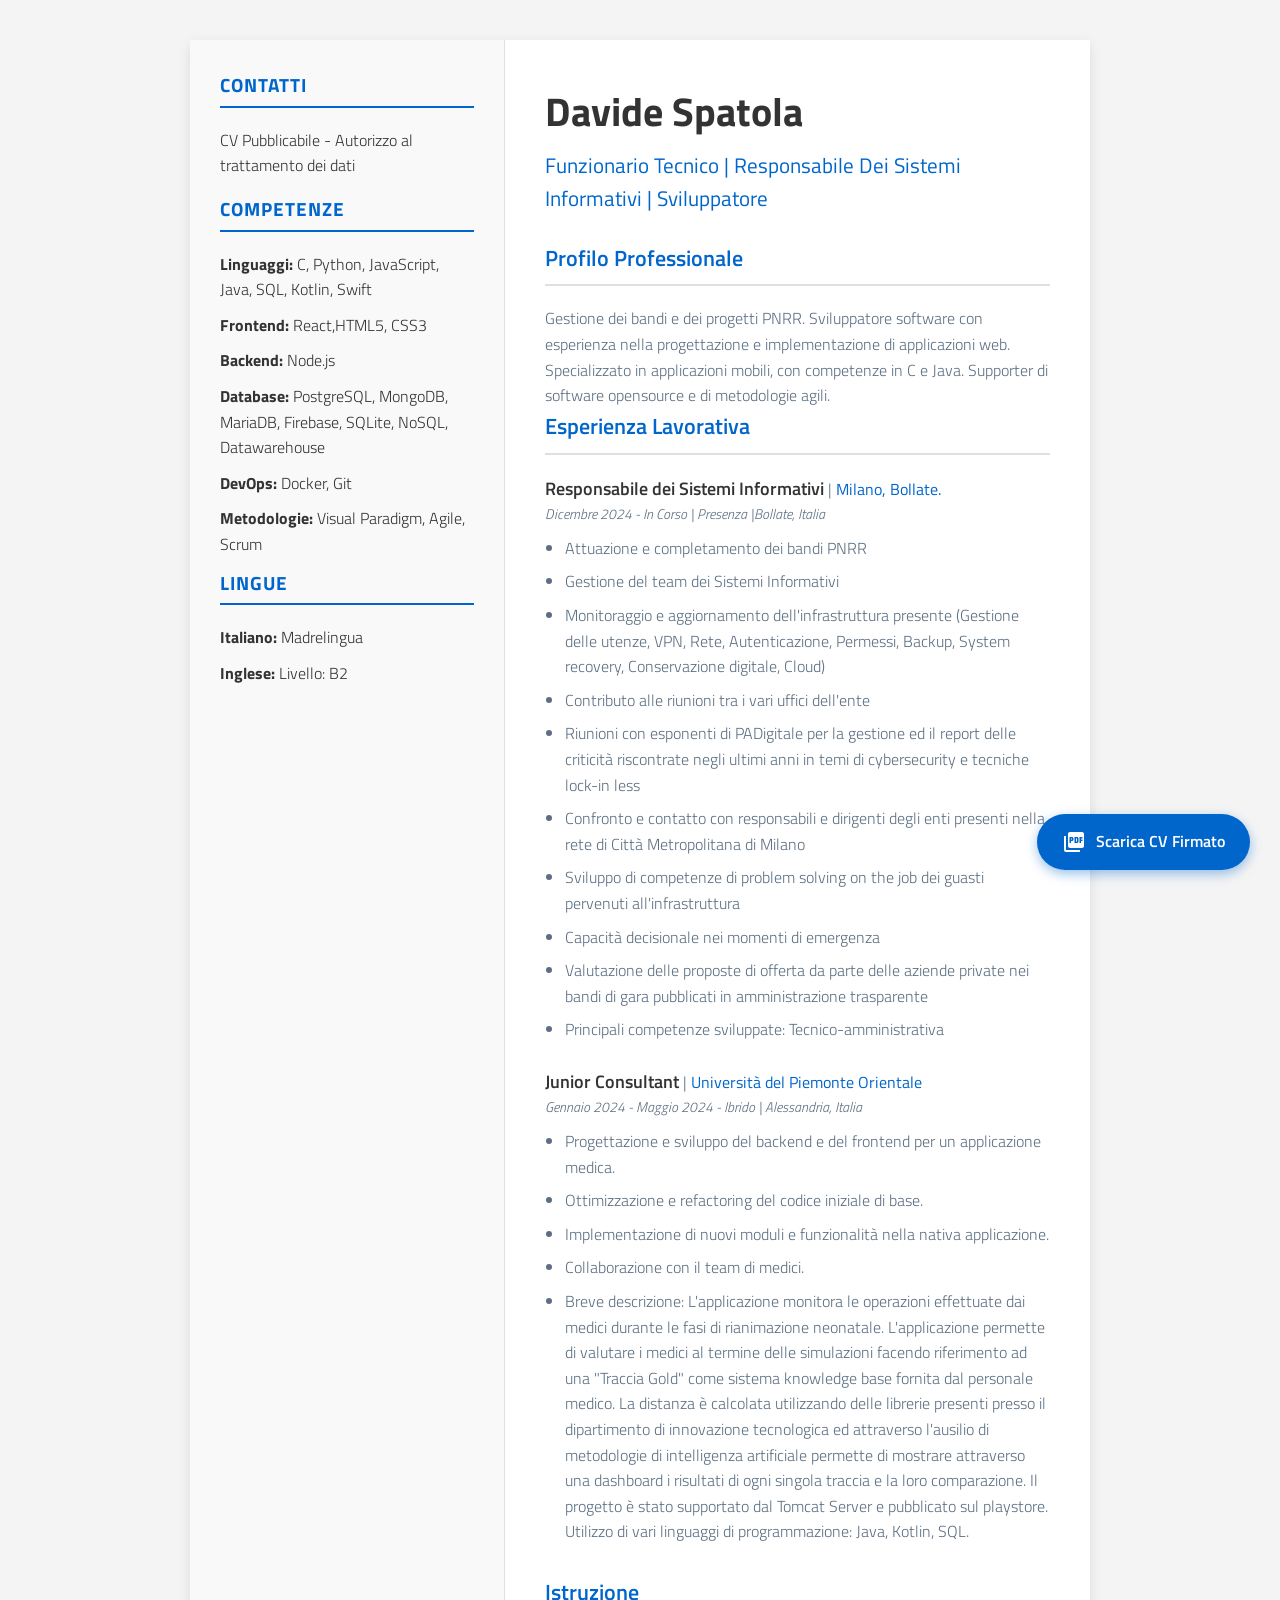
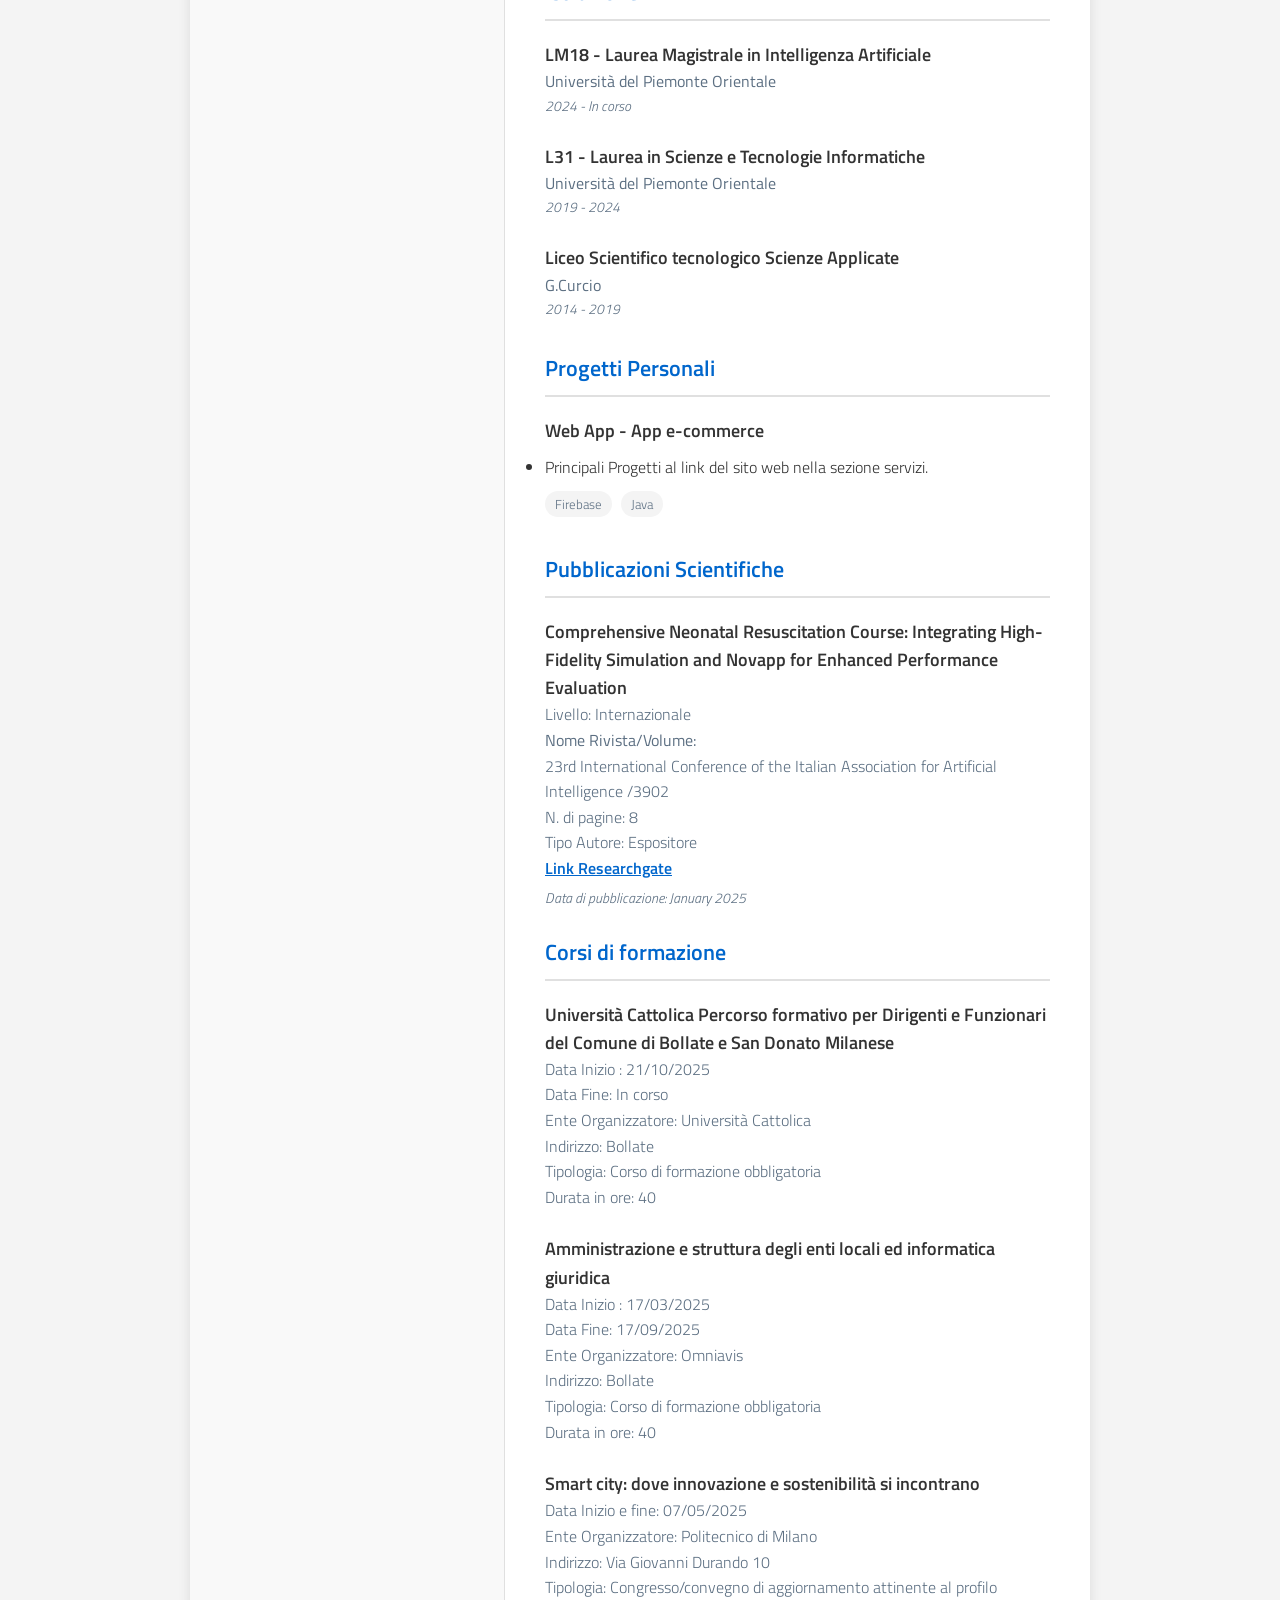
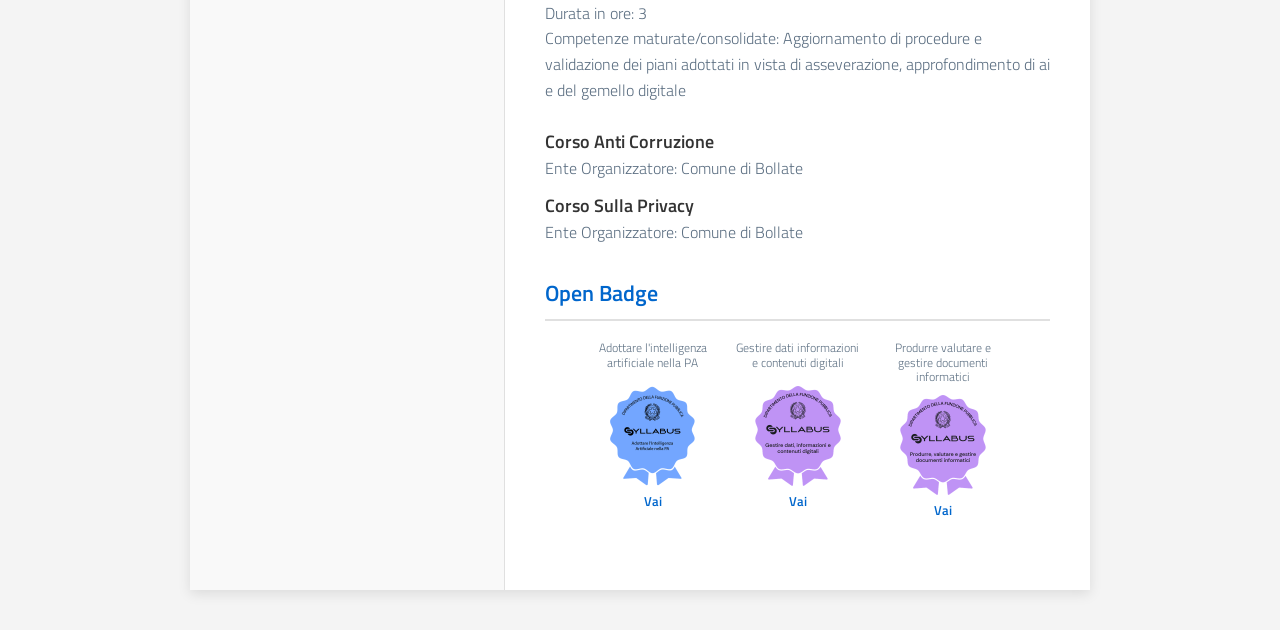
<file: curriculum_pubblico.html>
<!DOCTYPE html>
<html lang="it">
<head>
    <meta charset="UTF-8">
    <meta name="viewport" content="width=device-width, initial-scale=1.0">
    <title>CV - Davide Spatola</title>
    <link rel="preconnect" href="https://fonts.googleapis.com">
    <link rel="preconnect" href="https://fonts.gstatic.com" crossorigin>
    <link href="https://fonts.googleapis.com/css2?family=Titillium+Web:wght@300;400;600;700&display=swap" rel="stylesheet">
    <style>
        /* --- Stile ispirato a Designers Italia --- */
        :root {
            --primary-color: #0066cc;
            --dark-color: #333333;
            --light-gray-color: #f4f4f4;
            --border-color: #e0e0e0;
            --text-color: #5c6f82;
        }

        * {
            box-sizing: border-box;
            margin: 0;
            padding: 0;
        }

        body {
            font-family: 'Titillium Web', sans-serif;
            background-color: var(--light-gray-color);
            color: var(--dark-color);
            line-height: 1.6;
            font-weight: 300;
        }

        .container {
            display: flex;
            max-width: 900px;
            margin: 40px auto;
            background: #fff;
            box-shadow: 0 4px 12px rgba(0, 0, 0, 0.1);
        }

        /* --- Colonna Sinistra (Sidebar) --- */
        .sidebar {
            width: 35%;
            padding: 30px;
            background-color: #f9f9f9;
            border-right: 1px solid var(--border-color);
        }
        
        .sidebar h2 {
            color: var(--primary-color);
            margin-bottom: 20px;
            font-size: 1.2em;
            text-transform: uppercase;
            letter-spacing: 1px;
            border-bottom: 2px solid var(--primary-color);
            padding-bottom: 5px;
        }
        
        .contact-info ul {
            list-style: none;
        }

        .contact-info li {
            margin-bottom: 15px;
            display: flex;
            align-items: center;
        }
        
        .contact-info li svg {
            width: 18px;
            height: 18px;
            margin-right: 10px;
            fill: var(--primary-color);
            flex-shrink: 0;
        }

        .contact-info a {
            text-decoration: none;
            color: var(--dark-color);
            transition: color 0.3s;
            word-break: break-all;
        }

        .contact-info a:hover {
            color: var(--primary-color);
        }

        .skills-list, .languages-list {
            list-style: none;
        }

        .skills-list li, .languages-list li {
            margin-bottom: 10px;
        }
        
        /* --- Griglia Open Badge (Allineata in orizzontale) --- */
        .badge-container {
            margin-top: 30px;
        }
        
        .badge-grid {
            display: flex;
            justify-content: center;
            gap: 15px;
            flex-wrap: wrap;
        }
        
        .badge {
            text-align: center;
            flex: 1 1 30%;
            max-width: 130px;
            display: flex;
            flex-direction: column;
            align-items: center;
        }

        .badge img {
            width: 100px;
            height: 100px;
            margin-top: 5px;
        }
        
        .badge p {
            font-size: 0.75em;
            line-height: 1.2;
            color: var(--text-color);
            margin-bottom: 5px;
            min-height: 35px;
        }

        .badge a {
            font-size: 0.8em;
            color: var(--primary-color);
            text-decoration: none;
            font-weight: 600;
            margin-top: 5px;
        }

        /* --- Colonna Destra (Contenuto Principale) --- */
        .main-content {
            width: 65%;
            padding: 40px;
        }
        
        .header h1 {
            font-size: 2.5em;
            font-weight: 700;
            color: var(--dark-color);
            margin-bottom: 5px;
        }
        
        .header h3 {
            font-size: 1.3em;
            font-weight: 400;
            color: var(--primary-color);
            margin-bottom: 25px;
        }

        .main-content h2 {
            color: var(--primary-color);
            font-size: 1.4em;
            font-weight: 600;
            margin-bottom: 20px;
            padding-bottom: 8px;
            border-bottom: 2px solid var(--border-color);
        }

        .section {
            margin-bottom: 30px;
        }
        
        .section p {
             color: var(--text-color);
        }
        
        .job, .project, .education-item {
            margin-bottom: 25px;
        }
        
        .job-title, .project-title, .degree {
            font-size: 1.1em;
            font-weight: 600;
            color: var(--dark-color);
        }
        
        .company, .education-institution {
            font-weight: 400;
            color: var(--primary-color);
        }
        
        .date {
            font-size: 0.9em;
            color: var(--text-color);
            font-style: italic;
        }
        
        .job-description, .project-description {
            margin-top: 10px;
            list-style-position: outside;
            padding-left: 20px;
        }
        
        .job-description li, .project-description li {
            margin-bottom: 8px;
            color: var(--text-color);
        }
        
        .tech-tags {
            margin-top: 10px;
        }

        .tag {
            display: inline-block;
            background-color: var(--light-gray-color);
            color: var(--text-color);
            padding: 3px 10px;
            border-radius: 15px;
            font-size: 0.8em;
            margin-right: 5px;
            margin-bottom: 5px;
        }

        /* Bottone download PDF */
        .download-btn {
            position: fixed;
            bottom: 30px;
            right: 30px;
            background-color: var(--primary-color);
            color: white;
            padding: 15px 25px;
            border-radius: 50px;
            text-decoration: none;
            box-shadow: 0 4px 12px rgba(0, 102, 204, 0.4);
            transition: all 0.3s ease;
            display: flex;
            align-items: center;
            gap: 10px;
            font-weight: 600;
            font-family: inherit;
            font-size: 1rem;
            border: none;
            cursor: pointer;
            z-index: 1000;
        }

        .download-btn:hover {
            background-color: #0052a3;
            transform: translateY(-2px);
            box-shadow: 0 6px 16px rgba(0, 102, 204, 0.5);
        }

        .download-btn svg {
            width: 24px;
            height: 24px;
            fill: white;
        }

        /* --- Stile per schermi piccoli (SOLO SUGLI SCHERMI) --- */
        @media screen and (max-width: 768px) {
            .container {
                flex-direction: column;
                margin: 0;
            }
            .sidebar, .main-content {
                width: 100%;
                border-right: none;
            }
            .main-content {
                order: 1; 
            }
            .sidebar {
                order: 2; 
            }
            .download-btn {
                bottom: 20px;
                right: 20px;
                padding: 12px 20px;
                font-size: 0.9em;
            }
        }

        /* =========================================================
           STILI AGGIUNTIVI PER L'ESPORTAZIONE E LA STAMPA IN PDF A4
           ========================================================= */
        @media print {
            @page {
                size: A4 portrait;
                margin: 10mm; /* Margini ottimizzati */
            }

            body {
                background-color: #fff !important;
                -webkit-print-color-adjust: exact !important;
                print-color-adjust: exact !important;
                font-size: 0.93em; /* Testo leggermente più compatto */
            }

            /* Blindiamo il layout a 2 colonne per evitare che vada a capo nel PDF */
            .container {
                display: flex !important;
                flex-direction: row !important;
                align-items: flex-start !important;
                box-shadow: none !important;
                margin: 0 !important;
                max-width: 100% !important;
                width: 100% !important;
            }

            .sidebar {
                width: 35% !important;
                background-color: #f9f9f9 !important;
                border-right: 1px solid var(--border-color) !important;
                padding: 20px !important;
                order: 0 !important; /* Forza i contatti a sinistra/in alto */
            }

            .main-content {
                width: 65% !important;
                padding: 20px 25px !important;
                order: 1 !important; /* Forza le esperienze a destra */
            }

            .section {
                margin-bottom: 20px !important;
            }

            .job, .education-item {
                margin-bottom: 15px !important;
            }

            a {
                text-decoration: none !important;
                color: var(--dark-color) !important;
            }

            .download-btn {
                display: none !important;
            }

            /* RISOLUZIONE PROBLEMA TITOLI STACCATI (ORFANI) */
            h2, h3, .main-content h2 {
                page-break-after: avoid !important;
                break-after: avoid !important;
                margin-bottom: 10px !important;
            }

            /* Assicura che il titolo del lavoro non si stacchi dal testo/lista che lo segue */
            .job p:first-of-type, .education-item p:first-of-type, .project p:first-of-type {
                page-break-after: avoid !important;
                break-after: avoid !important;
            }

            /* 1. BLOCCHI CORSI E BADGE (CORTI): non si devono mai tagliare a metà */
            .education-item, .project, .badge-container, .contact-info, .skills, .languages {
                page-break-inside: avoid !important;
                break-inside: avoid !important;
                display: inline-block !important; /* Questo FORZA il blocco ad essere indivisibile */
                width: 100% !important;
                vertical-align: top;
            }

            /* 2. BLOCCO ESPERIENZE (.job): è molto lungo e DEVE potersi spezzare su due pagine, 
               altrimenti genera le enormi pagine bianche. */
            .job {
                display: block !important;
                page-break-inside: auto !important;
                break-inside: auto !important;
                margin-bottom: 15px !important;
            }

            /* Però evitiamo che una singola frase dell'elenco puntato venga segata a metà */
            .job li {
                page-break-inside: avoid !important;
                break-inside: avoid !important;
            }

            .tag {
                border: 1px solid #ccc !important;
            }
        }
    </style>
</head>
<body>

    <!-- Pulsante per stampare/salvare il PDF -->
    <!-- Link diretto al file PDF firmato in PADES -->
<a href="cv_signed.pdf" download="cv_signed.pdf" target="_blank" class="download-btn">
    <svg xmlns="http://www.w3.org/2000/svg" viewBox="0 0 24 24"><path d="M20 2H8c-1.1 0-2 .9-2 2v12c0 1.1.9 2 2 2h12c1.1 0 2-.9 2-2V4c0-1.1-.9-2-2-2zm-8.5 7.5c0 .83-.67 1.5-1.5 1.5H9v2H7.5V7H10c.83 0 1.5.67 1.5 1.5v1zm5 2c0 .83-.67 1.5-1.5 1.5h-2.5V7H15c.83 0 1.5.67 1.5 1.5v3zm4-3H19v1h1.5V11H19v2h-1.5V7h3v1.5zM9 9.5h1v-1H9v1zM4 6H2v14c0 1.1.9 2 2 2h14v-2H4V6zm10 5.5h1v-3h-1v3z"/></svg>
    Scarica CV Firmato
</a>

    <div class="container">
        <aside class="sidebar">
            <section class="contact-info">
                <h2>Contatti</h2>
                <ul>
                 <li>CV Pubblicabile - Autorizzo al trattamento dei dati</li>
                </ul>
            </section>
            
            <section class="skills">
                <h2>Competenze</h2>
                <ul class="skills-list">
                    <li><strong>Linguaggi:</strong> C, Python, JavaScript, Java, SQL, Kotlin, Swift</li>
                    <li><strong>Frontend:</strong> React,HTML5, CSS3</li>
                    <li><strong>Backend:</strong> Node.js</li>
                    <li><strong>Database:</strong> PostgreSQL, MongoDB, MariaDB, Firebase, SQLite, NoSQL, Datawarehouse  </li>
                    <li><strong>DevOps:</strong> Docker, Git </li>
                    <li><strong>Metodologie:</strong> Visual Paradigm, Agile, Scrum</li>
                </ul>
            </section>
            
            <section class="languages">
                <h2>Lingue</h2>
                <ul class="languages-list">
                    <li><strong>Italiano:</strong> Madrelingua</li>
                    <li><strong>Inglese:</strong> Livello: B2 </li>
                </ul>
            </section>
            
        </aside>

        <main class="main-content">
            <header class="header">
                <h1>Davide Spatola</h1>
                <h3>Funzionario Tecnico | Responsabile Dei Sistemi Informativi | Sviluppatore</h3>
            </header>

            <!-- Aggiunto style="margin-bottom: 0 !important;" per rimuovere lo spazio vuoto -->
            <section class="section profile" style="margin-bottom: 0 !important;">
                <h2>Profilo Professionale</h2>
                <p>Gestione dei bandi e dei progetti PNRR. Sviluppatore software con esperienza nella progettazione e implementazione di applicazioni web. Specializzato in applicazioni mobili, con competenze in C e Java. Supporter di software opensource e di metodologie agili.</p>
            </section>

            <section class="section experience">
                <h2>Esperienza Lavorativa</h2>

                <div class="job">
                    <p><span class="job-title">Responsabile dei Sistemi Informativi</span> | <span class="company"> Milano, Bollate.</span></p>
                    <p class="date">Dicembre 2024 - In Corso | Presenza |Bollate, Italia</p>
                    <ul class="job-description">
                        <li>Attuazione e completamento dei bandi PNRR</li>
                        <li>Gestione del team dei Sistemi Informativi</li>
                        <li>Monitoraggio e aggiornamento dell'infrastruttura presente (Gestione delle utenze, VPN, Rete, Autenticazione, Permessi, Backup, System recovery, Conservazione digitale, Cloud)</li>
                        <li>Contributo alle riunioni tra i vari uffici dell'ente</li>
                        <li>Riunioni con esponenti di PADigitale per la gestione ed il report delle criticità riscontrate negli ultimi anni in temi di cybersecurity e tecniche lock-in less</li>
                        <li>Confronto e contatto con responsabili e dirigenti degli enti presenti nella rete di Città Metropolitana di Milano</li>
                        <li>Sviluppo di competenze di problem solving on the job dei guasti pervenuti all'infrastruttura</li>
                        <li>Capacità decisionale nei momenti di emergenza</li>
                        <li>Valutazione delle proposte di offerta da parte delle aziende private nei bandi di gara pubblicati in amministrazione trasparente </li>
                        <li>Principali competenze sviluppate: Tecnico-amministrativa</li>
                    </ul>
                </div>
                
                <div class="job">
                    <p><span class="job-title">Junior Consultant</span> | <span class="company">Università del Piemonte Orientale</span></p>
                    <p class="date">Gennaio 2024 - Maggio 2024 - Ibrido | Alessandria, Italia</p>
                    <ul class="job-description">
                        <li>Progettazione e sviluppo del backend e del frontend per un applicazione medica.</li>
                        <li>Ottimizzazione e refactoring del codice iniziale di base.</li>
                        <li>Implementazione di nuovi moduli e funzionalità nella nativa applicazione.</li>
                        <li>Collaborazione con il team di medici.</li>
                        <li>Breve descrizione: L'applicazione monitora le operazioni effettuate dai medici durante le fasi di rianimazione neonatale. L'applicazione permette di valutare i medici al termine delle simulazioni facendo riferimento ad una "Traccia Gold" come sistema knowledge base fornita dal personale medico. La distanza è calcolata utilizzando delle librerie presenti presso il dipartimento di innovazione tecnologica ed attraverso l'ausilio di metodologie di intelligenza artificiale permette di mostrare attraverso una dashboard i risultati di ogni singola traccia e la loro comparazione. Il progetto è stato supportato dal Tomcat Server e pubblicato sul playstore. Utilizzo di vari linguaggi di programmazione: Java, Kotlin, SQL.  </li>
                    </ul>
                </div>
                
            </section>

            <section class="section education">
                <h2>Istruzione</h2>
                <div class="education-item">
                    <p><span class="degree">LM18 - Laurea Magistrale in Intelligenza Artificiale </span></p>
                    <p class="education-institution">Università del Piemonte Orientale</p>
                    <p class="date">2024 - In corso</p>
                </div>
                 <div class="education-item">
                    <p><span class="degree"> L31 - Laurea in Scienze e Tecnologie Informatiche</span></p>
                    <p class="education-institution">Università del Piemonte Orientale</p>
                    <p class="date">2019 - 2024</p>
                </div>
                <div class="education-item">
                    <p><span class="degree"> Liceo Scientifico tecnologico Scienze Applicate</span></p>
                    <p class="education-institution">G.Curcio</p>
                    <p class="date">2014 - 2019</p>
                </div>
            </section>
            
            <section class="section projects">
                <h2>Progetti Personali</h2>
                <div class="project">
                    <p><span class="project-title">Web App - App e-commerce</span></p>
                    
                    <ul class="tech-tags">
                        <li>Principali Progetti al link del sito web nella sezione servizi.</li>    
                    </ul>
                    <div class="tech-tags">
                        <span class="tag">Firebase</span>
                        <span class="tag">Java</span>
                    </div>
                </div>
            </section>
            
             <section class="section certifications">
                <h2>Pubblicazioni Scientifiche</h2>
                <div class="education-item">
                     <p><span class="degree">Comprehensive Neonatal Resuscitation Course: Integrating High-Fidelity Simulation and Novapp for Enhanced Performance Evaluation</span></p>
                     <p>Livello: Internazionale</p>

                     <p class="education-institution">Nome Rivista/Volume:</p>
                        <p>23rd International Conference of the Italian Association for Artificial Intelligence /3902</p>
                        <p>N. di pagine: 8</p>
                        <p>Tipo Autore: Espositore</p>
                        <a href="https://www.researchgate.net/publication/388185093_Comprehensive_Neonatal_Resuscitation_Course_Integrating_High-Fidelity_Simulation_and_Novapp_for_Enhanced_Performance_Evaluation" target="_blank" style="color:var(--primary-color); font-weight:600;">Link Researchgate</a>

                    <p class="date" style="margin-top: 5px;">Data di pubblicazione: January 2025 </p>
                </div>

                <h2>Corsi di formazione</h2>
                
               <div class="education-item">
                     <p><span class="degree">Università Cattolica Percorso formativo per Dirigenti e Funzionari del Comune di Bollate e San Donato Milanese</span></p>
                    <p>Data Inizio : 21/10/2025</p>
                    <p>Data Fine: In corso</p>
                    <p>Ente Organizzatore: Università Cattolica</p>
                    <p>Indirizzo: Bollate</p>
                    <p>Tipologia: Corso di formazione obbligatoria</p>
                    <p>Durata in ore: 40</p>
                </div>
                
                <div class="education-item">
                     <p><span class="degree">Amministrazione e struttura degli enti locali ed informatica giuridica</span></p>
                    <p>Data Inizio : 17/03/2025</p>
                    <p>Data Fine: 17/09/2025</p>
                    <p>Ente Organizzatore: Omniavis</p>
                    <p>Indirizzo: Bollate</p>
                    <p>Tipologia: Corso di formazione obbligatoria</p>
                    <p>Durata in ore: 40</p>
                </div>
            
                <div class="education-item">
                     <p><span class="degree"> Smart city: dove innovazione e sostenibilità si incontrano</span></p>
                    <p>Data Inizio e fine: 07/05/2025</p>
                    <p>Ente Organizzatore: Politecnico di Milano</p>
                    <p>Indirizzo: Via Giovanni Durando 10</p>
                    <p>Tipologia: Congresso/convegno di aggiornamento attinente al profilo</p>
                    <p>Durata in ore: 3</p>
                    <p>Competenze maturate/consolidate: Aggiornamento di procedure e validazione dei piani adottati in vista di asseverazione, approfondimento di ai e del gemello digitale</p>
                </div>

                <div class="education-item">
                    <p><span class="degree">Corso Anti Corruzione</span></p>
                    <p>Ente Organizzatore: Comune di Bollate</p>

                    <p style="margin-top: 10px;"><span class="degree">Corso Sulla Privacy</span></p>
                    <p>Ente Organizzatore: Comune di Bollate</p>
                </div>

                <div class="badge-container">    
                    <h2>Open Badge</h2>
                    <div class="badge-grid">
                        <div class="badge">
                            <p>Adottare l'intelligenza artificiale nella PA</p>
                            <img src="AIBadge.png" alt="Adottare l'intelligenza artificiale nella PA">
                            <a href="https://openbadges.bestr.it/public/assertions/8YAG9HkiS-64Xd5BoM89ww" target="_blank">Vai</a>
                        </div>
                        <div class="badge">
                            <p>Gestire dati informazioni e contenuti digitali</p>
                            <img src="Dati.png" alt="Gestire dati informazioni e contenuti digitali">
                            <a href="https://openbadges.bestr.it/public/assertions/Ykb3f7J1R3CTu36yxXTkRQ" target="_blank">Vai</a>
                        </div>
                        <div class="badge">
                            <p>Produrre valutare e gestire documenti informatici</p>
                            <img src="DocumentiInformatici.png" alt="Produrre valutare e gestire documenti informatici">      
                            <a href="https://openbadges.bestr.it/public/assertions/ERePz-iCT_CCDVINT6z01g" target="_blank">Vai</a>
                        </div>
                    </div>
                 </div>
             </section>
        </main>
    </div>

</body>
</html>
</file>
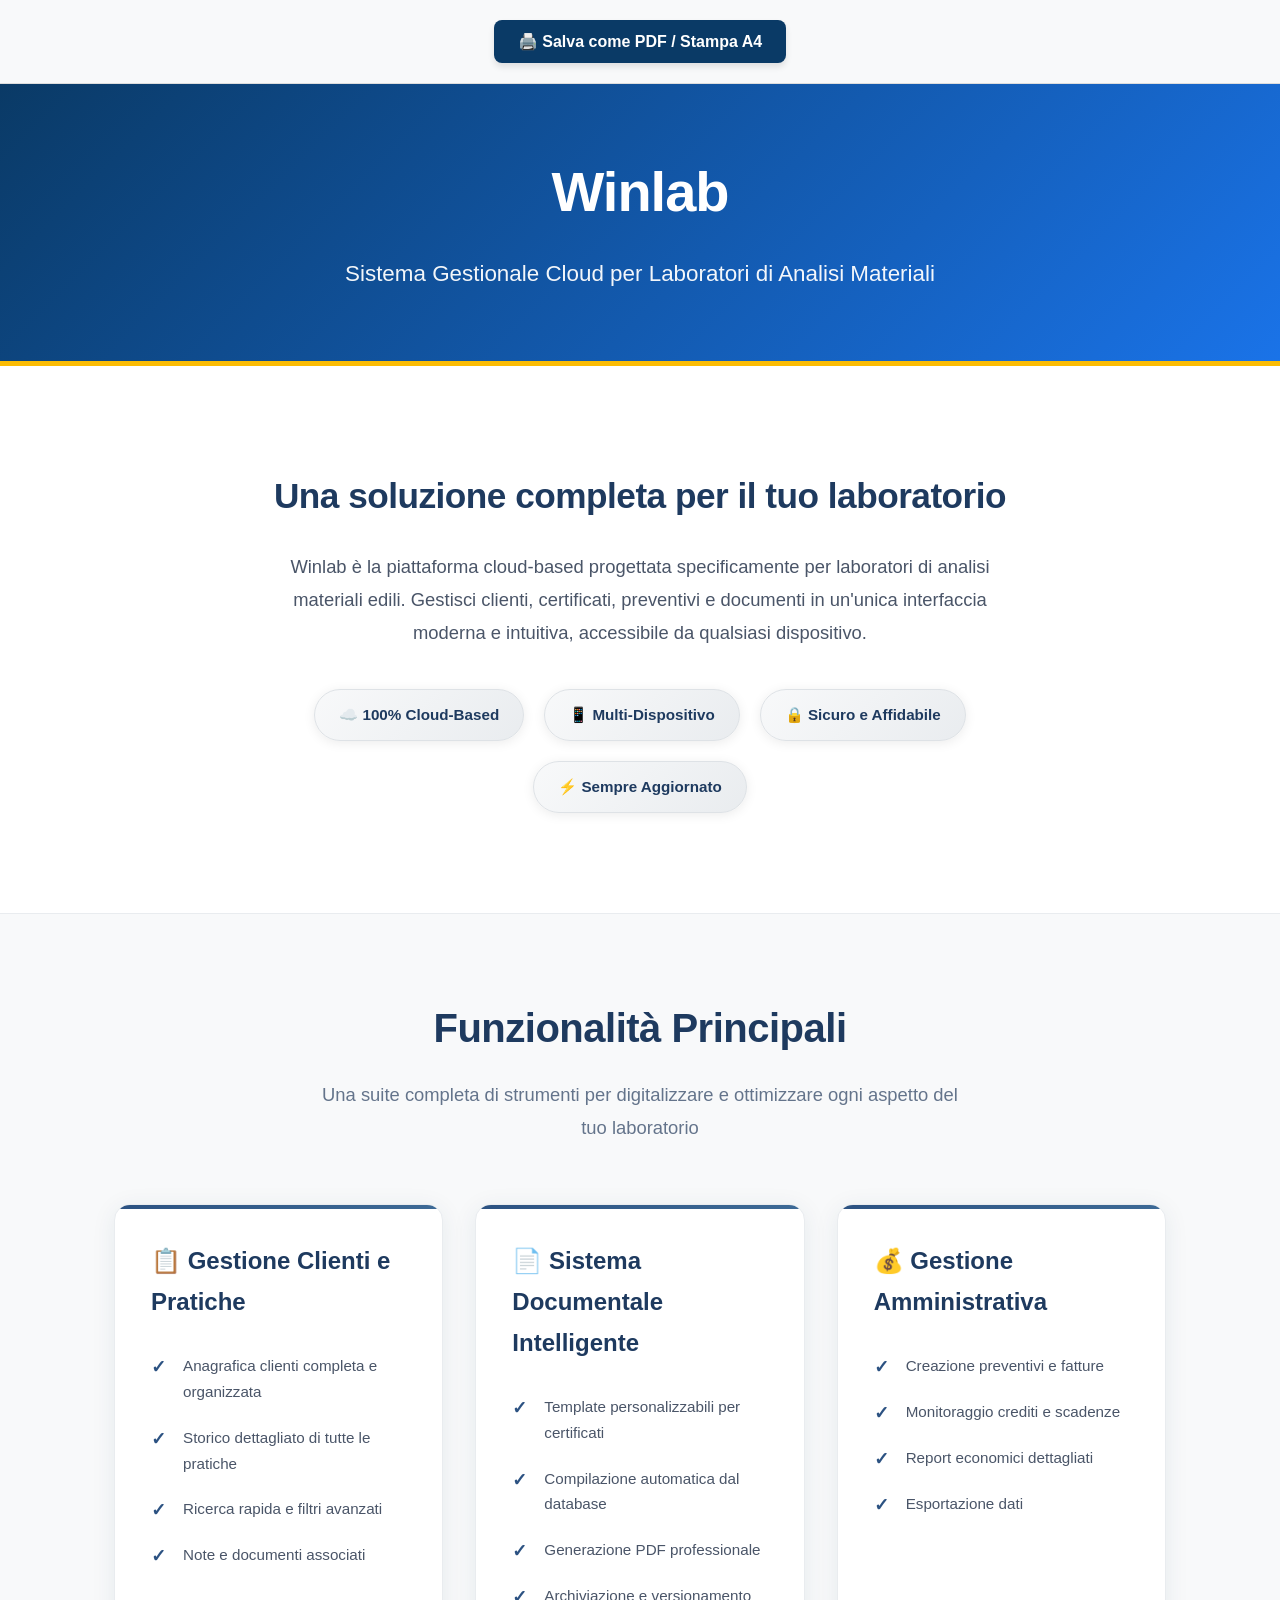
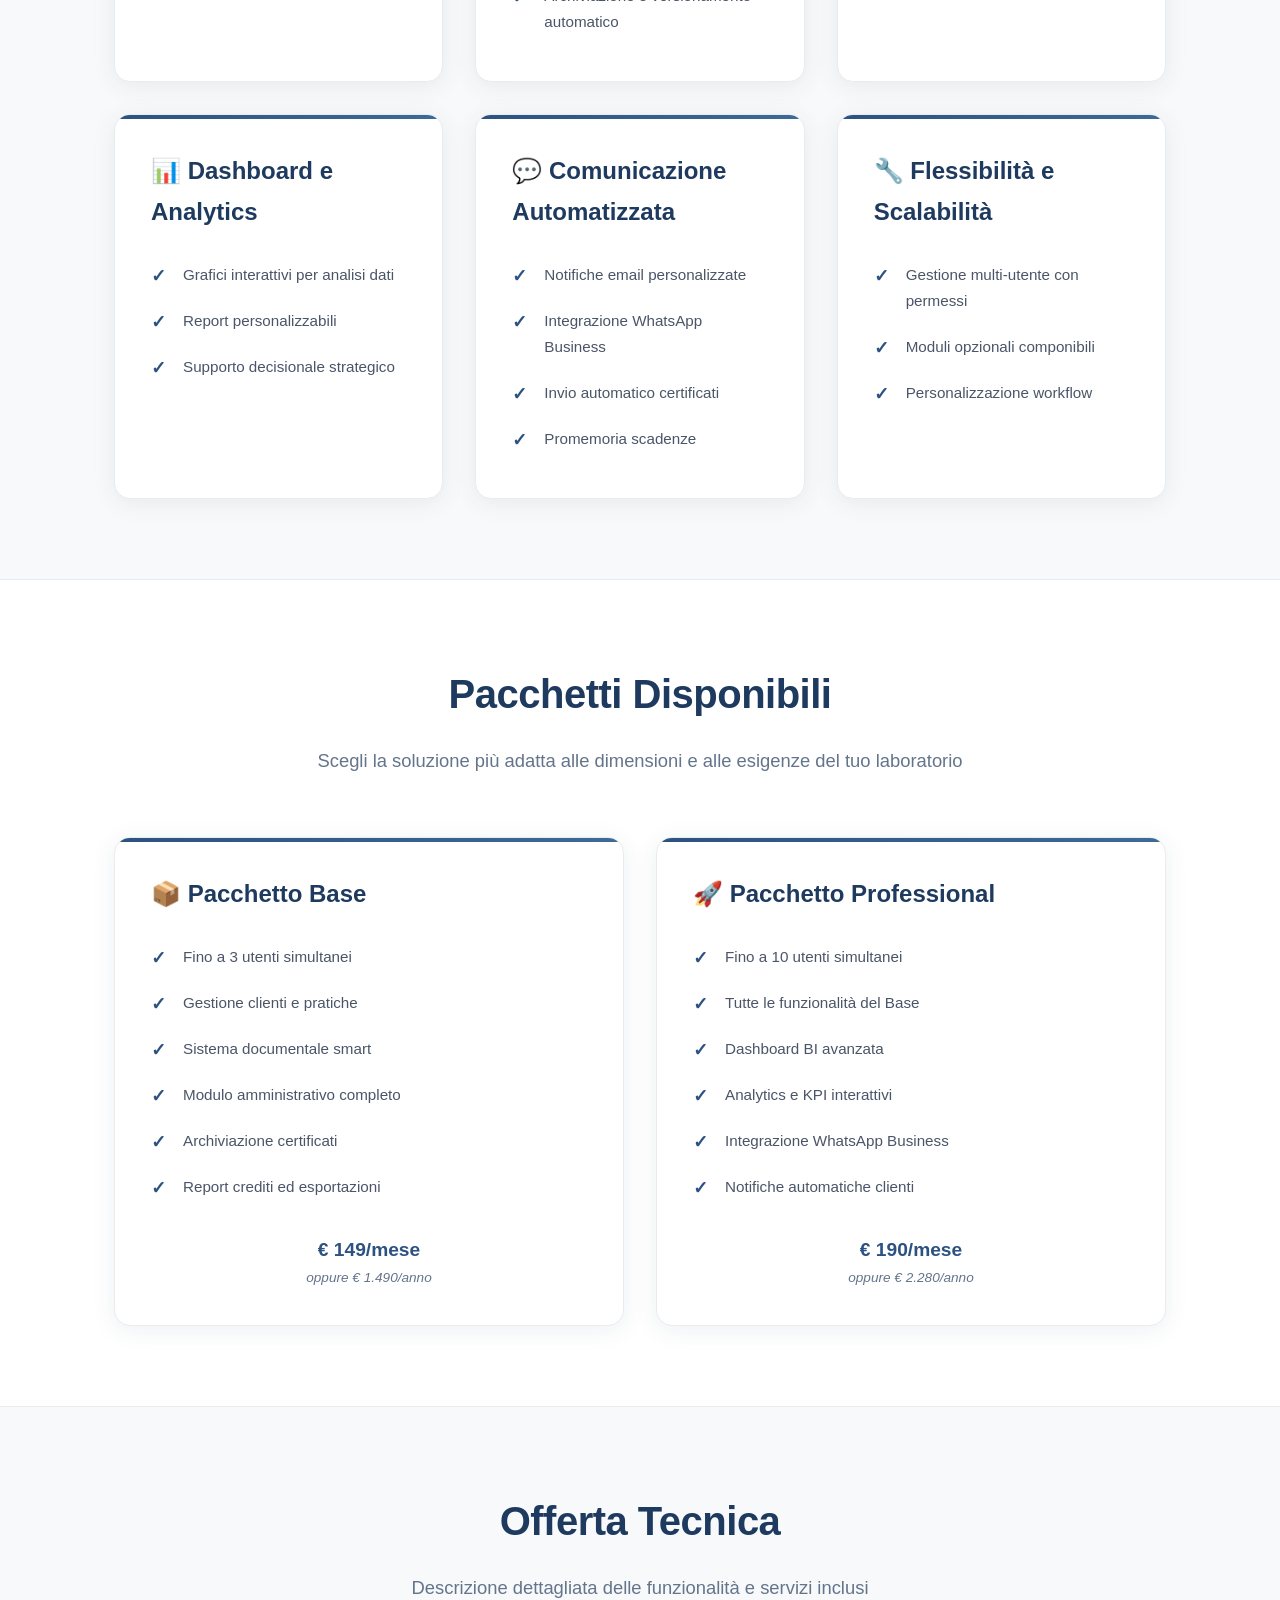
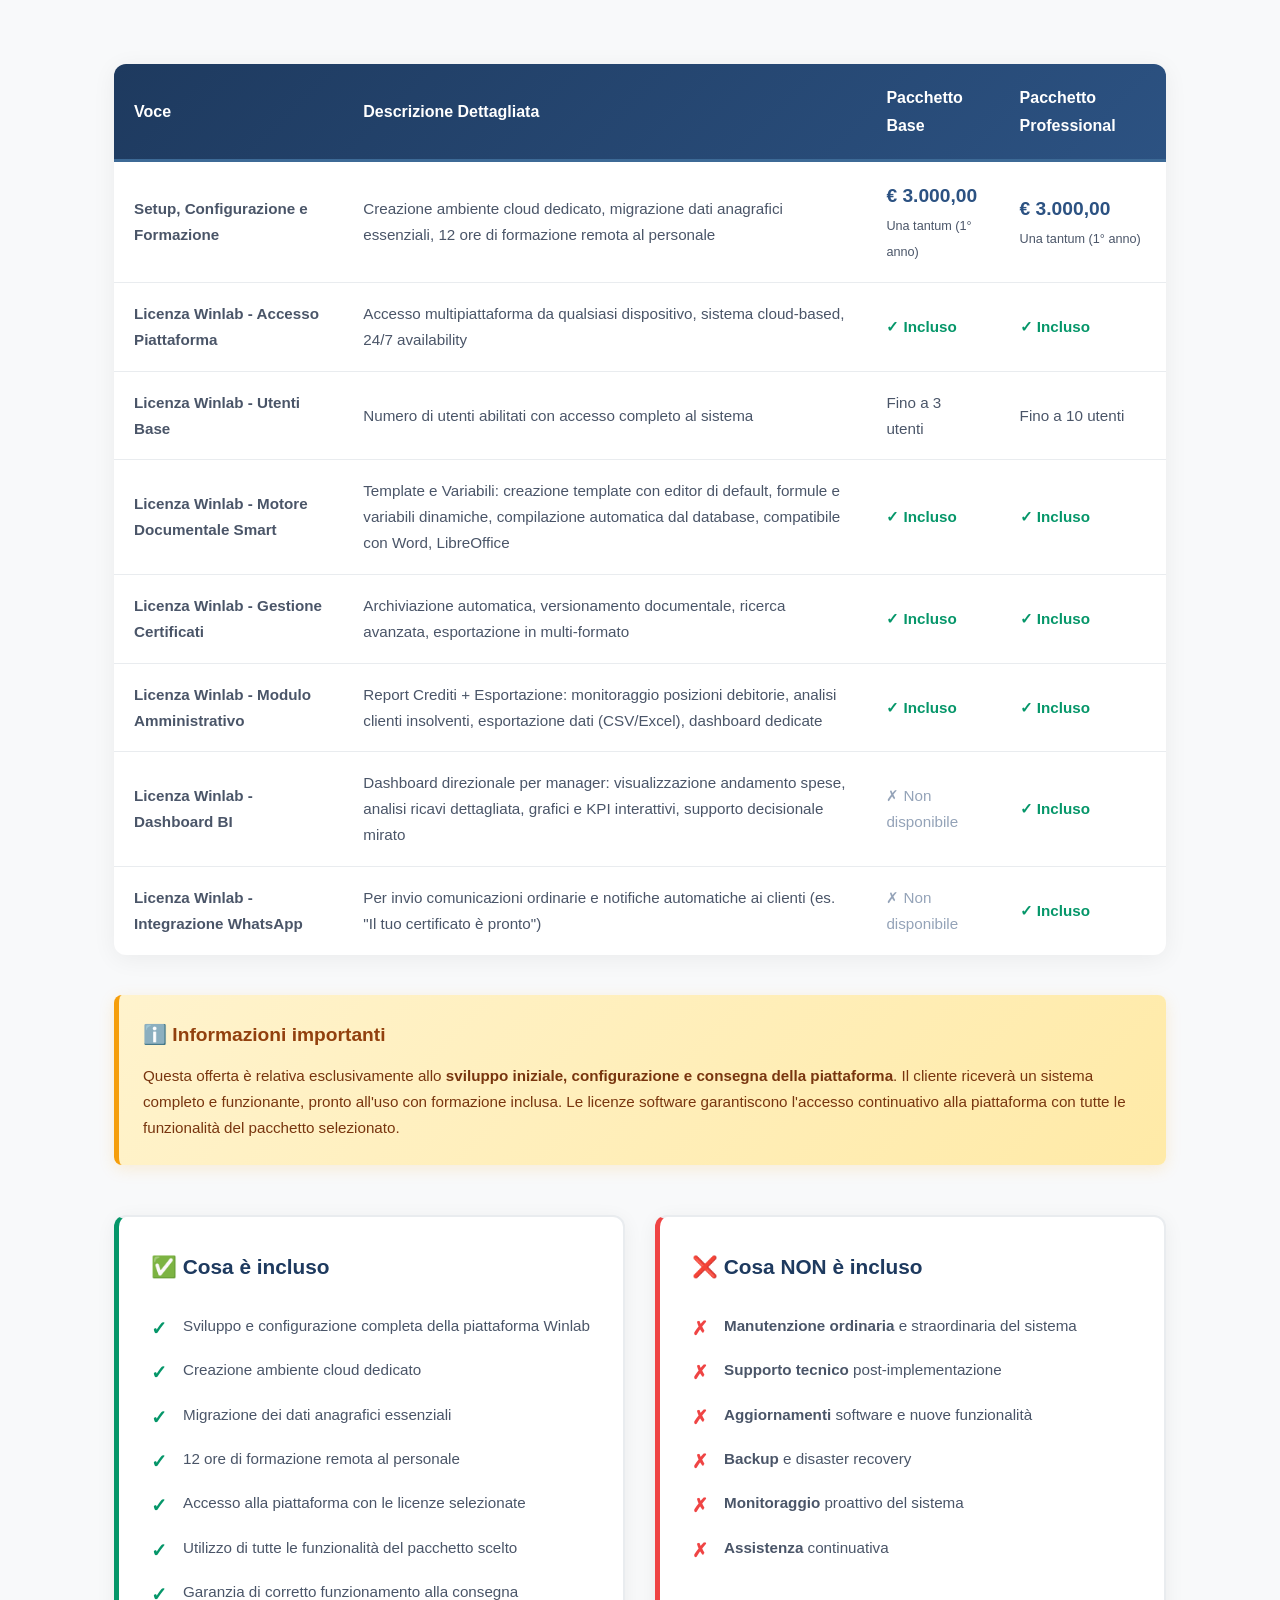
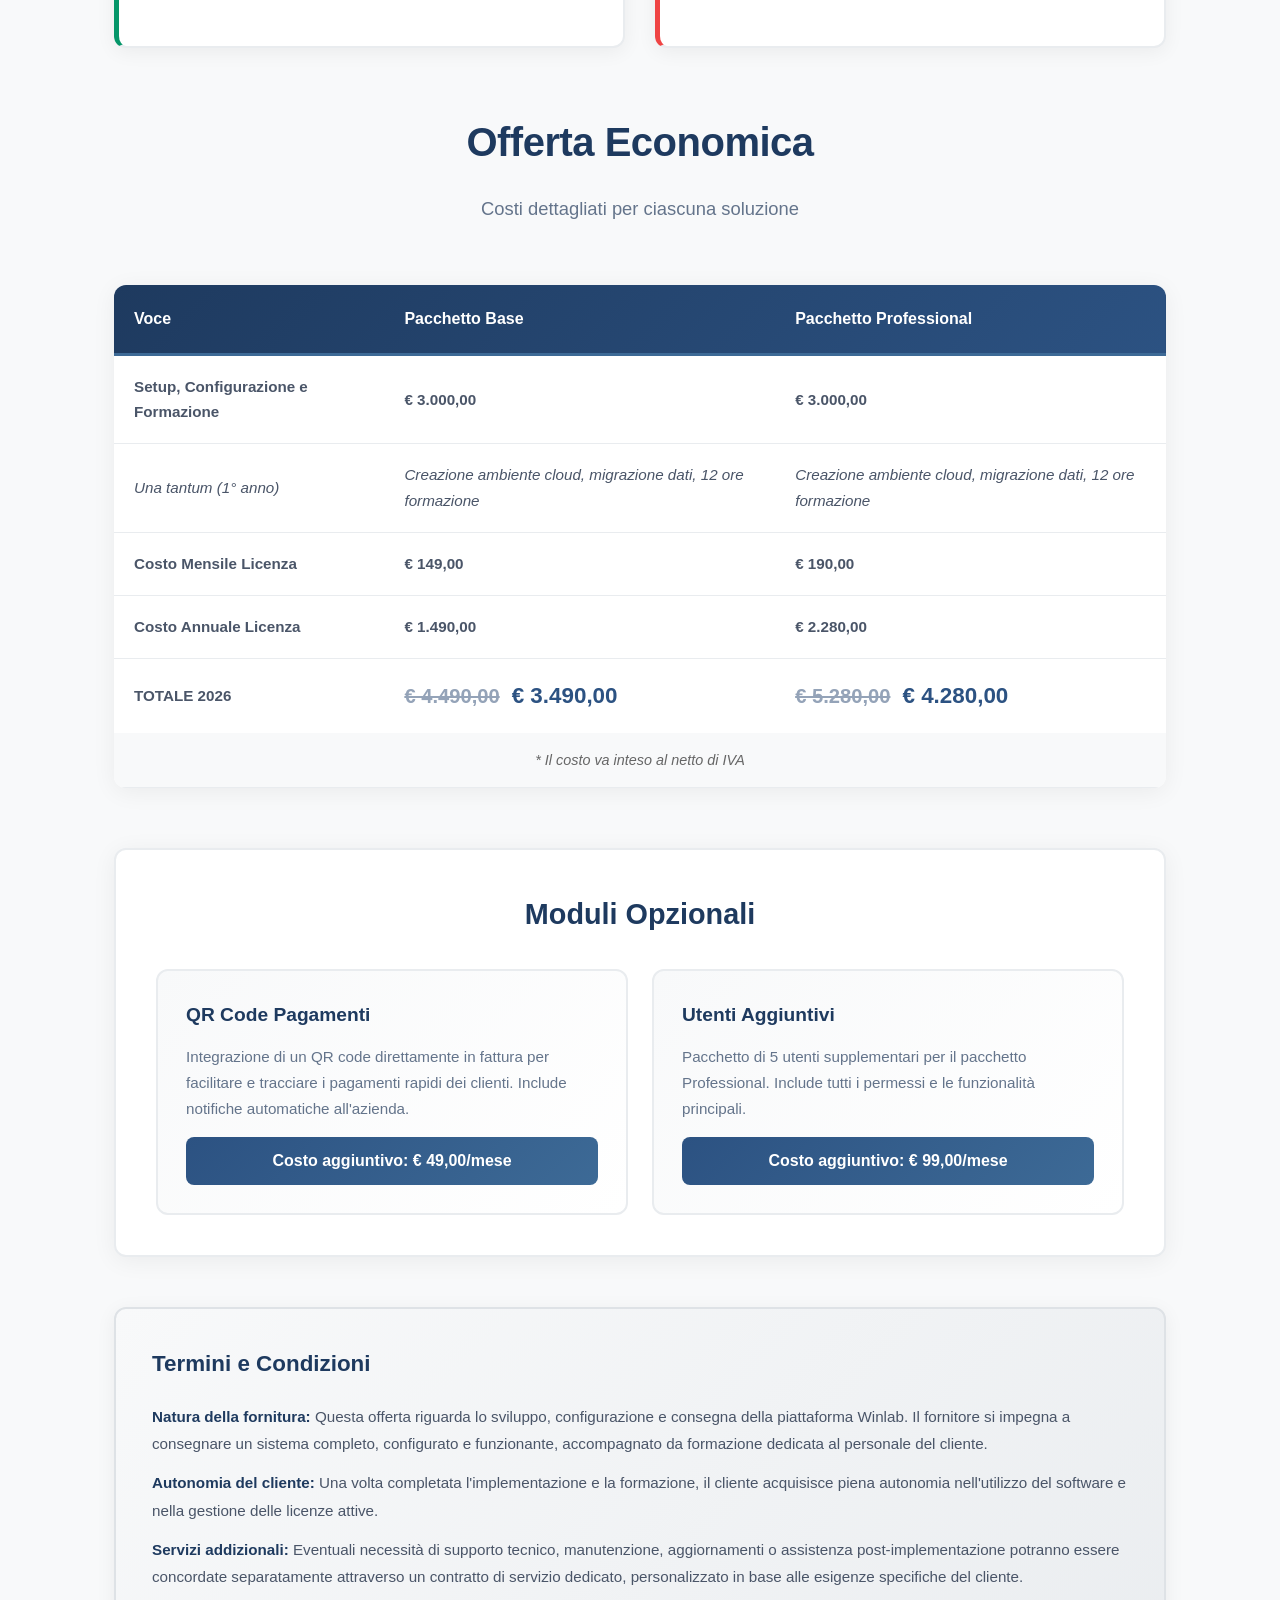
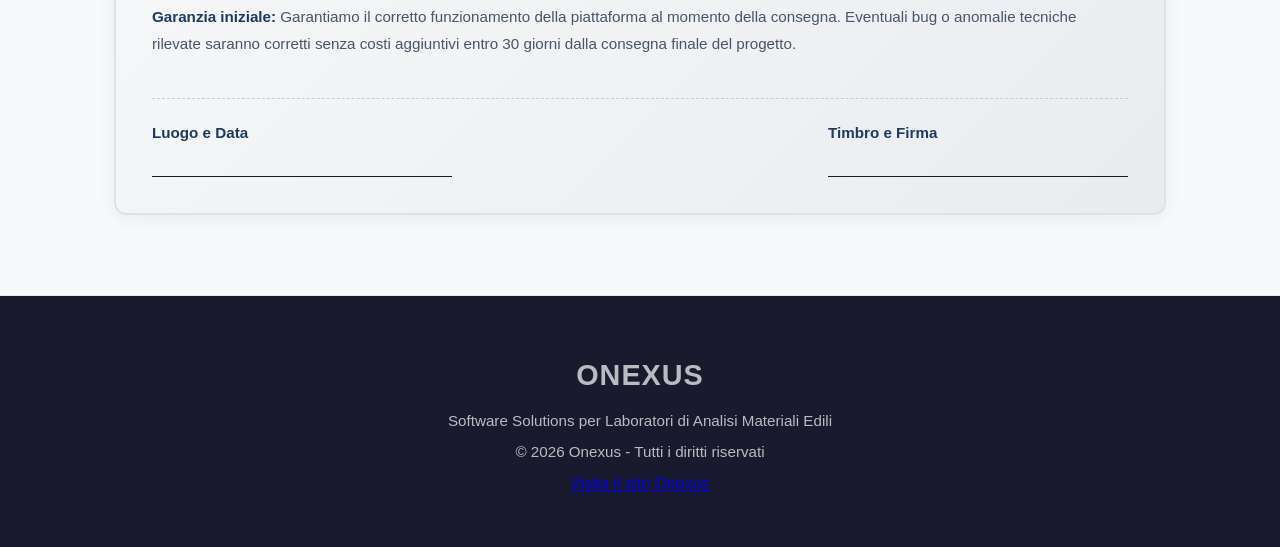
<file: winlab.html>
<!DOCTYPE html>
<html lang="it">
<head>
    <meta charset="UTF-8">
    <meta name="viewport" content="width=device-width, initial-scale=1.0">
    <title>Winlab - Offerta Sviluppo e Configurazione | Onexus</title>
    <style>
        * {
            margin: 0;
            padding: 0;
            box-sizing: border-box;
        }

         :root {
            --primary-blue: #0A3A66;
            --secondary-blue: #1A73E8;
            --accent-blue: #E8F0FE;
            --dark-grey: #333333;
            --text-grey: #5F6368;
            --light-grey: #F8F9FA;
            --border-color: #DADCE0;
            --white: #FFFFFF;
            --success: #34A853;
            --warning: #FBBC04;
        }

        body {
            font-family: 'Inter', -apple-system, BlinkMacSystemFont, 'Segoe UI', Roboto, sans-serif;
            line-height: 1.7;
            color: #1a1a2e;
            background: linear-gradient(135deg, #f8f9fa 0%, #e9ecef 100%);
            -webkit-font-smoothing: antialiased;
            -moz-osx-font-smoothing: grayscale;
        }

        .container {
            max-width: 1100px;
            margin: 0 auto;
            padding: 0 24px;
        }

        header {
            background: linear-gradient(135deg, var(--primary-blue), var(--secondary-blue));
            color: var(--white);
            padding: 60px 0;
            text-align: center;
            border-bottom: 5px solid var(--warning);
        }

        header h1 {
            font-size: 3.5rem;
            margin-bottom: 16px;
            font-weight: 800;
            letter-spacing: -1px;
            position: relative;
        }

        header .subtitle {
            font-size: 1.4rem;
            opacity: 0.95;
            font-weight: 400;
            position: relative;
            margin-bottom: 8px;
        }

        section {
            padding: 80px 0;
            background: white;
            border-bottom: 1px solid #e9ecef;
        }

        section:nth-child(even) {
            background: #f8f9fa;
        }

        .section-title {
            text-align: center;
            margin-bottom: 60px;
        }

        .section-title h2 {
            font-size: 2.5rem;
            color: #1e3a5f;
            margin-bottom: 16px;
            font-weight: 700;
            letter-spacing: -0.5px;
        }

        .section-title p {
            font-size: 1.15rem;
            color: #64748b;
            max-width: 650px;
            margin: 0 auto;
            line-height: 1.8;
        }

        .features-grid {
            display: grid;
            grid-template-columns: repeat(auto-fit, minmax(320px, 1fr));
            gap: 32px;
            margin-top: 50px;
        }

        .feature-card {
            background: white;
            padding: 36px;
            border-radius: 16px;
            box-shadow: 0 4px 24px rgba(30, 58, 95, 0.08);
            transition: all 0.3s cubic-bezier(0.4, 0, 0.2, 1);
            border: 1px solid #e9ecef;
            position: relative;
            overflow: hidden;
        }

        .feature-card::before {
            content: '';
            position: absolute;
            top: 0;
            left: 0;
            right: 0;
            height: 4px;
            background: linear-gradient(90deg, #2c5282, #3d6a96);
        }

        .feature-card:hover {
            transform: translateY(-8px);
            box-shadow: 0 12px 40px rgba(30, 58, 95, 0.12);
        }

        .feature-card h3 {
            color: #1e3a5f;
            margin-bottom: 20px;
            font-size: 1.5rem;
            font-weight: 700;
            display: flex;
            align-items: center;
            gap: 10px;
        }

        .feature-card ul {
            list-style: none;
        }

        .feature-card li {
            padding: 10px 0;
            padding-left: 32px;
            position: relative;
            color: #4a5568;
            font-size: 0.95rem;
        }

        .feature-card li::before {
            content: "✓";
            position: absolute;
            left: 0;
            color: #2c5282;
            font-weight: 700;
            font-size: 1.1rem;
        }

        .hero-section {
            background: white;
            text-align: center;
            padding: 100px 0;
            position: relative;
        }

        .hero-content {
            max-width: 800px;
            margin: 0 auto;
        }

        .hero-content h2 {
            font-size: 2.2rem;
            color: #1e3a5f;
            margin-bottom: 24px;
            font-weight: 700;
            letter-spacing: -0.5px;
        }

        .hero-content p {
            font-size: 1.15rem;
            color: #4a5568;
            margin-bottom: 40px;
            line-height: 1.8;
        }

        .hero-badges {
            display: flex;
            justify-content: center;
            gap: 20px;
            flex-wrap: wrap;
            margin-top: 40px;
        }

        .badge {
            background: linear-gradient(135deg, #f8f9fa, #e9ecef);
            padding: 12px 24px;
            border-radius: 30px;
            font-weight: 600;
            color: #1e3a5f;
            font-size: 0.95rem;
            box-shadow: 0 2px 12px rgba(0,0,0,0.08);
            border: 1px solid #dee2e6;
        }

        .pricing-table {
            width: 100%;
            border-collapse: separate;
            border-spacing: 0;
            background: white;
            border-radius: 12px;
            overflow: hidden;
            box-shadow: 0 4px 24px rgba(0,0,0,0.06);
            margin-top: 40px;
        }

        .pricing-table thead {
            background: linear-gradient(135deg, #1e3a5f, #2c5282);
            color: white;
        }

        .pricing-table th {
            padding: 20px;
            text-align: left;
            font-weight: 600;
            font-size: 1rem;
            border-bottom: 3px solid #3d6a96;
        }

        .pricing-table td {
            padding: 18px 20px;
            border-bottom: 1px solid #e9ecef;
            font-size: 0.95rem;
            color: #4a5568;
        }

        .pricing-table tbody tr:hover {
            background: #f8f9fa;
        }

        .pricing-table tbody tr:last-child td {
            border-bottom: none;
        }

        .price {
            color: #2c5282;
            font-weight: 700;
            font-size: 1.2rem;
        }

        .price-small {
            font-size: 0.85rem;
            color: #64748b;
            font-style: italic;
        }

        .price-strike {
            text-decoration: line-through;
            color: #94a3b8;
            font-size: 0.9em;
            margin-right: 12px;
        }

        .included {
            color: #059669;
            font-weight: 600;
        }

        .extra {
            color: #94a3b8;
            font-weight: 500;
        }

        .inclusion-exclusion-box {
            display: grid;
            grid-template-columns: 1fr 1fr;
            gap: 30px;
            margin: 50px 0;
        }

        @media (max-width: 768px) {
            .inclusion-exclusion-box {
                grid-template-columns: 1fr;
            }
        }

        .inclusion-section, .exclusion-section {
            background: white;
            padding: 32px;
            border-radius: 12px;
            box-shadow: 0 4px 20px rgba(0,0,0,0.06);
            border: 2px solid #e9ecef;
        }

        .inclusion-section {
            border-left: 5px solid #059669;
        }

        .exclusion-section {
            border-left: 5px solid #ef4444;
        }

        .inclusion-section h4, .exclusion-section h4 {
            font-size: 1.3rem;
            margin-bottom: 20px;
            color: #1e3a5f;
            font-weight: 700;
        }

        .inclusion-section ul, .exclusion-section ul {
            list-style: none;
            padding: 0;
        }

        .inclusion-section li, .exclusion-section li {
            padding: 10px 0;
            padding-left: 32px;
            position: relative;
            color: #4a5568;
            font-size: 0.95rem;
            line-height: 1.6;
        }

        .inclusion-section li::before {
            content: "✓";
            position: absolute;
            left: 0;
            color: #059669;
            font-weight: 700;
            font-size: 1.2rem;
        }

        .exclusion-section li::before {
            content: "✗";
            position: absolute;
            left: 0;
            color: #ef4444;
            font-weight: 700;
            font-size: 1.2rem;
        }

        .terms-box {
            background: linear-gradient(135deg, #f8f9fa, #e9ecef);
            padding: 36px;
            border-radius: 12px;
            margin-top: 50px;
            border: 2px solid #dee2e6;
            box-shadow: 0 4px 20px rgba(0,0,0,0.06);
        }

        .terms-box h4 {
            color: #1e3a5f;
            margin-bottom: 20px;
            font-size: 1.4rem;
            font-weight: 700;
        }

        .terms-box p {
            color: #4a5568;
            line-height: 1.8;
            font-size: 0.95rem;
        }

        .terms-box strong {
            color: #1e3a5f;
        }

        .signature-block {
            margin-top: 40px;
            display: flex;
            justify-content: space-between;
            flex-wrap: wrap;
            gap: 20px;
            padding-top: 20px;
            border-top: 1px dashed #ccc;
        }

        .signature-line {
            width: 300px;
            margin-top: 30px;
            border-bottom: 1px solid #1a1a2e;
        }

        .optional-modules {
            margin-top: 60px;
            background: white;
            padding: 40px;
            border-radius: 12px;
            box-shadow: 0 4px 24px rgba(0,0,0,0.06);
            border: 2px solid #e9ecef;
        }

        .optional-modules h3 {
            color: #1e3a5f;
            font-size: 1.8rem;
            margin-bottom: 30px;
            font-weight: 700;
            text-align: center;
        }

        .optional-grid {
            display: grid;
            grid-template-columns: repeat(auto-fit, minmax(300px, 1fr));
            gap: 24px;
        }

        .optional-item {
            background: linear-gradient(135deg, #f8f9fa, #ffffff);
            padding: 28px;
            border-radius: 12px;
            border: 2px solid #e9ecef;
            transition: all 0.3s ease;
        }

        .optional-item h4 {
            color: #1e3a5f;
            margin-bottom: 12px;
            font-size: 1.2rem;
            font-weight: 700;
        }

        .optional-item p {
            color: #64748b;
            font-size: 0.95rem;
            line-height: 1.7;
            margin-bottom: 16px;
        }

        .price-tag {
            background: linear-gradient(135deg, #2c5282, #3d6a96);
            color: white;
            padding: 10px 20px;
            border-radius: 8px;
            font-weight: 600;
            text-align: center;
            font-size: 1rem;
        }

        footer {
            background: #1a1a2e;
            color: white;
            text-align: center;
            padding: 50px 0;
        }

        footer .company-name {
            font-size: 1.8rem;
            font-weight: 800;
            margin-bottom: 8px;
            letter-spacing: 1px;
        }

        footer p {
            color: rgba(255,255,255,0.7);
            margin: 5px 0;
            font-size: 0.95rem;
        }

        @media (max-width: 768px) {
            header h1 { font-size: 2.2rem; }
            header .subtitle { font-size: 1.1rem; }
            .section-title h2 { font-size: 1.8rem; }
            .pricing-table { font-size: 0.85rem; }
            .pricing-table th, .pricing-table td { padding: 12px 10px; }
        }

        .info-alert {
            background: linear-gradient(135deg, #fff3cd, #ffeaa7);
            border-left: 5px solid #f59e0b;
            padding: 24px;
            border-radius: 8px;
            margin: 40px 0;
            box-shadow: 0 4px 16px rgba(245, 158, 11, 0.15);
        }

        .info-alert h4 {
            color: #92400e;
            font-size: 1.2rem;
            margin-bottom: 12px;
            font-weight: 700;
            display: flex;
            align-items: center;
            gap: 8px;
        }

        .info-alert p {
            color: #78350f;
            line-height: 1.7;
            font-size: 0.95rem;
        }

        /* =========================================================
           STILI OTTIMIZZATI PER LA STAMPA A4 FLUIDA (SENZA SPAZI BIANCHI)
           ========================================================= */
        @media print {
            @page {
                size: A4 portrait;
                margin: 12mm 15mm; /* Margini ridotti per usare più spazio */
            }

            body {
                background: #ffffff !important;
                -webkit-print-color-adjust: exact !important;
                print-color-adjust: exact !important;
                font-size: 0.95rem; /* Testo leggermente più compatto */
            }

            .no-print {
                display: none !important;
            }

            .container {
                max-width: 100% !important;
                padding: 0 !important;
            }

            /* Rimuove padding e margini inutili che sprecano carta */
            section {
                padding: 20px 0 !important;
                border: none !important;
            }

            header { padding: 30px 0 !important; margin-bottom: 10px !important; }
            .hero-section { padding: 20px 0 !important; }
            .section-title { margin-bottom: 20px !important; }
            .features-grid { margin-top: 20px !important; gap: 16px !important; }

            /* =======================================================
               IL SEGRETO PER LA FLUIDITÀ: Niente salti pagina forzati.
               Impediamo solo che le singole card o righe vengano 
               tagliate a metà tra un foglio e l'altro.
               ======================================================= */
            .feature-card, .pricing-table, .pricing-table tr, .inclusion-section, 
            .exclusion-section, .info-alert, .terms-box, .optional-item, .hero-badges, 
            .signature-block, .section-title {
                page-break-inside: avoid !important;
                break-inside: avoid !important;
            }

            /* Rimuove ombre sgranate nel PDF ma mantiene i riquadri puliti */
            .feature-card, .pricing-table, .inclusion-section, .exclusion-section, 
            .optional-modules, .terms-box, .badge {
                box-shadow: none !important;
                border: 1px solid #dee2e6 !important;
            }

            a { text-decoration: none !important; color: inherit !important; }
        }
    </style>
</head>
<body>

    <div class="no-print" style="text-align: center; padding: 20px; background: #f8f9fa; border-bottom: 1px solid #ddd;">
        <button onclick="window.print()" style="padding: 12px 24px; cursor: pointer; background: #0A3A66; color: white; border: none; border-radius: 8px; font-weight: bold; font-size: 16px; box-shadow: 0 4px 6px rgba(0,0,0,0.1);">
            🖨️ Salva come PDF / Stampa A4
        </button>
    </div>

    <header>
        <div class="container">
            <h1>Winlab</h1>
            <p class="subtitle">Sistema Gestionale Cloud per Laboratori di Analisi Materiali</p>
        </div>
    </header>

    <section class="hero-section">
        <div class="container hero-content">
            <h2>Una soluzione completa per il tuo laboratorio</h2>
            <p>Winlab è la piattaforma cloud-based progettata specificamente per laboratori di analisi materiali edili. Gestisci clienti, certificati, preventivi e documenti in un'unica interfaccia moderna e intuitiva, accessibile da qualsiasi dispositivo.</p>
            
            <div class="hero-badges">
                <div class="badge">☁️ 100% Cloud-Based</div>
                <div class="badge">📱 Multi-Dispositivo</div>
                <div class="badge">🔒 Sicuro e Affidabile</div>
                <div class="badge">⚡ Sempre Aggiornato</div>
            </div>
        </div>
    </section>

    <section>
        <div class="container">
            <div class="section-title">
                <h2>Funzionalità Principali</h2>
                <p>Una suite completa di strumenti per digitalizzare e ottimizzare ogni aspetto del tuo laboratorio</p>
            </div>

            <div class="features-grid">
                <div class="feature-card">
                    <h3>📋 Gestione Clienti e Pratiche</h3>
                    <ul>
                        <li>Anagrafica clienti completa e organizzata</li>
                        <li>Storico dettagliato di tutte le pratiche</li>
                        <li>Ricerca rapida e filtri avanzati</li>
                        <li>Note e documenti associati</li>
                    </ul>
                </div>

                <div class="feature-card">
                    <h3>📄 Sistema Documentale Intelligente</h3>
                    <ul>
                        <li>Template personalizzabili per certificati</li>
                        <li>Compilazione automatica dal database</li>
                        <li>Generazione PDF professionale</li>
                        <li>Archiviazione e versionamento automatico</li>
                    </ul>
                </div>

                <div class="feature-card">
                    <h3>💰 Gestione Amministrativa</h3>
                    <ul>
                        <li>Creazione preventivi e fatture</li>
                        <li>Monitoraggio crediti e scadenze</li>
                        <li>Report economici dettagliati</li>
                        <li>Esportazione dati</li>
                    </ul>
                </div>

                <div class="feature-card">
                    <h3>📊 Dashboard e Analytics</h3>
                    <ul>
                        <li>Grafici interattivi per analisi dati</li>
                        <li>Report personalizzabili</li>
                        <li>Supporto decisionale strategico</li>
                    </ul>
                </div>

                <div class="feature-card">
                    <h3>💬 Comunicazione Automatizzata</h3>
                    <ul>
                        <li>Notifiche email personalizzate</li>
                        <li>Integrazione WhatsApp Business</li>
                        <li>Invio automatico certificati</li>
                        <li>Promemoria scadenze</li>
                    </ul>
                </div>

                <div class="feature-card">
                    <h3>🔧 Flessibilità e Scalabilità</h3>
                    <ul>
                        <li>Gestione multi-utente con permessi</li>
                        <li>Moduli opzionali componibili</li>
                        <li>Personalizzazione workflow</li>
                    </ul>
                </div>
            </div>
        </div>
    </section>

    <section>
        <div class="container">
            <div class="section-title">
                <h2>Pacchetti Disponibili</h2>
                <p>Scegli la soluzione più adatta alle dimensioni e alle esigenze del tuo laboratorio</p>
            </div>

            <div class="features-grid">
                <div class="feature-card">
                    <h3>📦 Pacchetto Base</h3>
                    <ul>
                        <li>Fino a 3 utenti simultanei</li>
                        <li>Gestione clienti e pratiche</li>
                        <li>Sistema documentale smart</li>
                        <li>Modulo amministrativo completo</li>
                        <li>Archiviazione certificati</li>
                        <li>Report crediti ed esportazioni</li>
                    </ul>
                    <div style="text-align: center; margin-top: 24px;">
                        <div class="price">€ 149/mese</div>
                        <div class="price-small">oppure € 1.490/anno</div>
                    </div>
                </div>

                <div class="feature-card">
                    <h3>🚀 Pacchetto Professional</h3>
                    <ul>
                        <li>Fino a 10 utenti simultanei</li>
                        <li>Tutte le funzionalità del Base</li>
                        <li>Dashboard BI avanzata</li>
                        <li>Analytics e KPI interattivi</li>
                        <li>Integrazione WhatsApp Business</li>
                        <li>Notifiche automatiche clienti</li>
                    </ul>
                    <div style="text-align: center; margin-top: 24px;">
                        <div class="price">€ 190/mese</div>
                        <div class="price-small">oppure € 2.280/anno</div>
                    </div>
                </div>
            </div>
        </div>
    </section>

    <section>
        <div class="container">
            <div class="section-title">
                <h2>Offerta Tecnica</h2>
                <p>Descrizione dettagliata delle funzionalità e servizi inclusi</p>
            </div>

            <table class="pricing-table">
                <thead>
                    <tr>
                        <th>Voce</th>
                        <th>Descrizione Dettagliata</th>
                        <th>Pacchetto Base</th>
                        <th>Pacchetto Professional</th>
                    </tr>
                </thead>
                <tbody>
                    <tr>
                        <td><strong>Setup, Configurazione e Formazione</strong></td>
                        <td>Creazione ambiente cloud dedicato, migrazione dati anagrafici essenziali, 12 ore di formazione remota al personale</td>
                        <td><span class="price">€ 3.000,00</span><br><small>Una tantum (1° anno)</small></td>
                        <td><span class="price">€ 3.000,00</span><br><small>Una tantum (1° anno)</small></td>
                    </tr>
                    <tr>
                        <td><strong>Licenza Winlab - Accesso Piattaforma</strong></td>
                        <td>Accesso multipiattaforma da qualsiasi dispositivo, sistema cloud-based, 24/7 availability</td>
                        <td><span class="included">✓ Incluso</span></td>
                        <td><span class="included">✓ Incluso</span></td>
                    </tr>
                    <tr>
                        <td><strong>Licenza Winlab - Utenti Base</strong></td>
                        <td>Numero di utenti abilitati con accesso completo al sistema</td>
                        <td>Fino a 3 utenti</td>
                        <td>Fino a 10 utenti</td>
                    </tr>
                    <tr>
                        <td><strong>Licenza Winlab - Motore Documentale Smart</strong></td>
                        <td>Template e Variabili: creazione template con editor di default, formule e variabili dinamiche, compilazione automatica dal database, compatibile con Word, LibreOffice</td>
                        <td><span class="included">✓ Incluso</span></td>
                        <td><span class="included">✓ Incluso</span></td>
                    </tr>
                    <tr>
                        <td><strong>Licenza Winlab - Gestione Certificati</strong></td>
                        <td>Archiviazione automatica, versionamento documentale, ricerca avanzata, esportazione in multi-formato</td>
                        <td><span class="included">✓ Incluso</span></td>
                        <td><span class="included">✓ Incluso</span></td>
                    </tr>
                    <tr>
                        <td><strong>Licenza Winlab - Modulo Amministrativo</strong></td>
                        <td>Report Crediti + Esportazione: monitoraggio posizioni debitorie, analisi clienti insolventi, esportazione dati (CSV/Excel), dashboard dedicate</td>
                        <td><span class="included">✓ Incluso</span></td>
                        <td><span class="included">✓ Incluso</span></td>
                    </tr>
                    <tr>
                        <td><strong>Licenza Winlab - Dashboard BI</strong></td>
                        <td>Dashboard direzionale per manager: visualizzazione andamento spese, analisi ricavi dettagliata, grafici e KPI interattivi, supporto decisionale mirato</td>
                        <td><span class="extra">✗ Non disponibile</span></td>
                        <td><span class="included">✓ Incluso</span></td>
                    </tr>
                    <tr>
                        <td><strong>Licenza Winlab - Integrazione WhatsApp</strong></td>
                        <td>Per invio comunicazioni ordinarie e notifiche automatiche ai clienti (es. "Il tuo certificato è pronto")</td>
                        <td><span class="extra">✗ Non disponibile</span></td>
                        <td><span class="included">✓ Incluso</span></td>
                    </tr>
                </tbody>
            </table>

            <div class="info-alert">
                <h4>ℹ️ Informazioni importanti</h4>
                <p>Questa offerta è relativa esclusivamente allo <strong>sviluppo iniziale, configurazione e consegna della piattaforma</strong>. Il cliente riceverà un sistema completo e funzionante, pronto all'uso con formazione inclusa. Le licenze software garantiscono l'accesso continuativo alla piattaforma con tutte le funzionalità del pacchetto selezionato.</p>
            </div>

            <div class="inclusion-exclusion-box">
                <div class="inclusion-section">
                    <h4>✅ Cosa è incluso</h4>
                    <ul>
                        <li>Sviluppo e configurazione completa della piattaforma Winlab</li>
                        <li>Creazione ambiente cloud dedicato</li>
                        <li>Migrazione dei dati anagrafici essenziali</li>
                        <li>12 ore di formazione remota al personale</li>
                        <li>Accesso alla piattaforma con le licenze selezionate</li>
                        <li>Utilizzo di tutte le funzionalità del pacchetto scelto</li>
                        <li>Garanzia di corretto funzionamento alla consegna</li>
                    </ul>
                </div>
                <div class="exclusion-section">
                    <h4>❌ Cosa NON è incluso</h4>
                    <ul>
                        <li><strong>Manutenzione ordinaria</strong> e straordinaria del sistema</li>
                        <li><strong>Supporto tecnico</strong> post-implementazione</li>
                        <li><strong>Aggiornamenti</strong> software e nuove funzionalità</li>
                        <li><strong>Backup</strong> e disaster recovery</li>
                        <li><strong>Monitoraggio</strong> proattivo del sistema</li>
                        <li><strong>Assistenza</strong> continuativa</li>
                    </ul>
                </div>
            </div>

            <div class="section-title" style="margin-top: 60px;">
                <h2>Offerta Economica</h2>
                <p>Costi dettagliati per ciascuna soluzione</p>
            </div>

            <table class="pricing-table">
                <thead>
                    <tr>
                        <th>Voce</th>
                        <th>Pacchetto Base</th>
                        <th>Pacchetto Professional</th>
                    </tr>
                </thead>
                <tbody>
                    <tr>
                        <td><strong>Setup, Configurazione e Formazione</strong></td>
                        <td class="price">€ 3.000,00</td>
                        <td class="price">€ 3.000,00</td>
                    </tr>
                    <tr>
                        <td><em>Una tantum (1° anno)</em></td>
                        <td class="price-small">Creazione ambiente cloud, migrazione dati, 12 ore formazione</td>
                        <td class="price-small">Creazione ambiente cloud, migrazione dati, 12 ore formazione</td>
                    </tr>
                    <tr>
                        <td><strong>Costo Mensile Licenza</strong></td>
                        <td class="price">€ 149,00</td>
                        <td class="price">€ 190,00</td>
                    </tr>
                    <tr>
                        <td><strong>Costo Annuale Licenza</strong></td>
                        <td class="price">€ 1.490,00 </td>
                        <td class="price">€ 2.280,00 </td>
                    </tr>
                    <tr>
                        <td><strong>TOTALE 2026</strong></td>
                        <td class="price" style="color: #2c5282; font-size: 1.4rem;"><span class="price-strike">€ 4.490,00</span>€ 3.490,00</td>
                        <td class="price" style="color: #2c5282; font-size: 1.4rem;"><span class="price-strike">€ 5.280,00</span>€ 4.280,00</td>
                    </tr>
                </tbody>
                <tfoot>
                    <tr>
                        <td colspan="3" style="text-align: center; padding: 15px; background: #f8f9fa; font-size: 0.9rem; color: #666; font-style: italic;">* Il costo va inteso al netto di IVA</td>
                    </tr>
                </tfoot>
            </table>

            <div class="optional-modules">
                <h3>Moduli Opzionali</h3>
                <div class="optional-grid">
                    <div class="optional-item">
                        <h4>QR Code Pagamenti</h4>
                        <p>Integrazione di un QR code direttamente in fattura per facilitare e tracciare i pagamenti rapidi dei clienti. Include notifiche automatiche all'azienda.</p>
                        <div class="price-tag">Costo aggiuntivo: € 49,00/mese</div>
                    </div>
                    <div class="optional-item">
                        <h4>Utenti Aggiuntivi</h4>
                        <p>Pacchetto di 5 utenti supplementari per il pacchetto Professional. Include tutti i permessi e le funzionalità principali.</p>
                        <div class="price-tag">Costo aggiuntivo: € 99,00/mese</div>
                    </div>
                </div>
            </div>

            <div class="terms-box">
                <h4>Termini e Condizioni</h4>
                <p><strong>Natura della fornitura:</strong> Questa offerta riguarda lo sviluppo, configurazione e consegna della piattaforma Winlab. Il fornitore si impegna a consegnare un sistema completo, configurato e funzionante, accompagnato da formazione dedicata al personale del cliente.</p>
                <p style="margin-top: 12px;"><strong>Autonomia del cliente:</strong> Una volta completata l'implementazione e la formazione, il cliente acquisisce piena autonomia nell'utilizzo del software e nella gestione delle licenze attive.</p>
                <p style="margin-top: 12px;"><strong>Servizi addizionali:</strong> Eventuali necessità di supporto tecnico, manutenzione, aggiornamenti o assistenza post-implementazione potranno essere concordate separatamente attraverso un contratto di servizio dedicato, personalizzato in base alle esigenze specifiche del cliente.</p>
                <p style="margin-top: 12px;"><strong>Garanzia iniziale:</strong> Garantiamo il corretto funzionamento della piattaforma al momento della consegna. Eventuali bug o anomalie tecniche rilevate saranno corretti senza costi aggiuntivi entro 30 giorni dalla consegna finale del progetto.</p>
                
                <!-- Spazio aggiunto per Timbro e Firma -->
                <div class="signature-block">
                    <div>
                        <p style="font-weight: 700; color: #1e3a5f;">Luogo e Data</p>
                        <div class="signature-line"></div>
                    </div>
                    <div>
                        <p style="font-weight: 700; color: #1e3a5f;">Timbro e Firma </p>
                        <div class="signature-line"></div>
                    </div>
                </div>
            </div>
        </div>
    </section>

    <footer>
        <div class="container">
            <p class="company-name">ONEXUS</p>
            <p>Software Solutions per Laboratori di Analisi Materiali Edili</p>
            <p class="copyright">&copy; 2026 Onexus - Tutti i diritti riservati </p>
            <a href="https://www.onexus.it">Visita il sito Onexus</a>
        </div>
    </footer>
</body>
</html>
</file>
